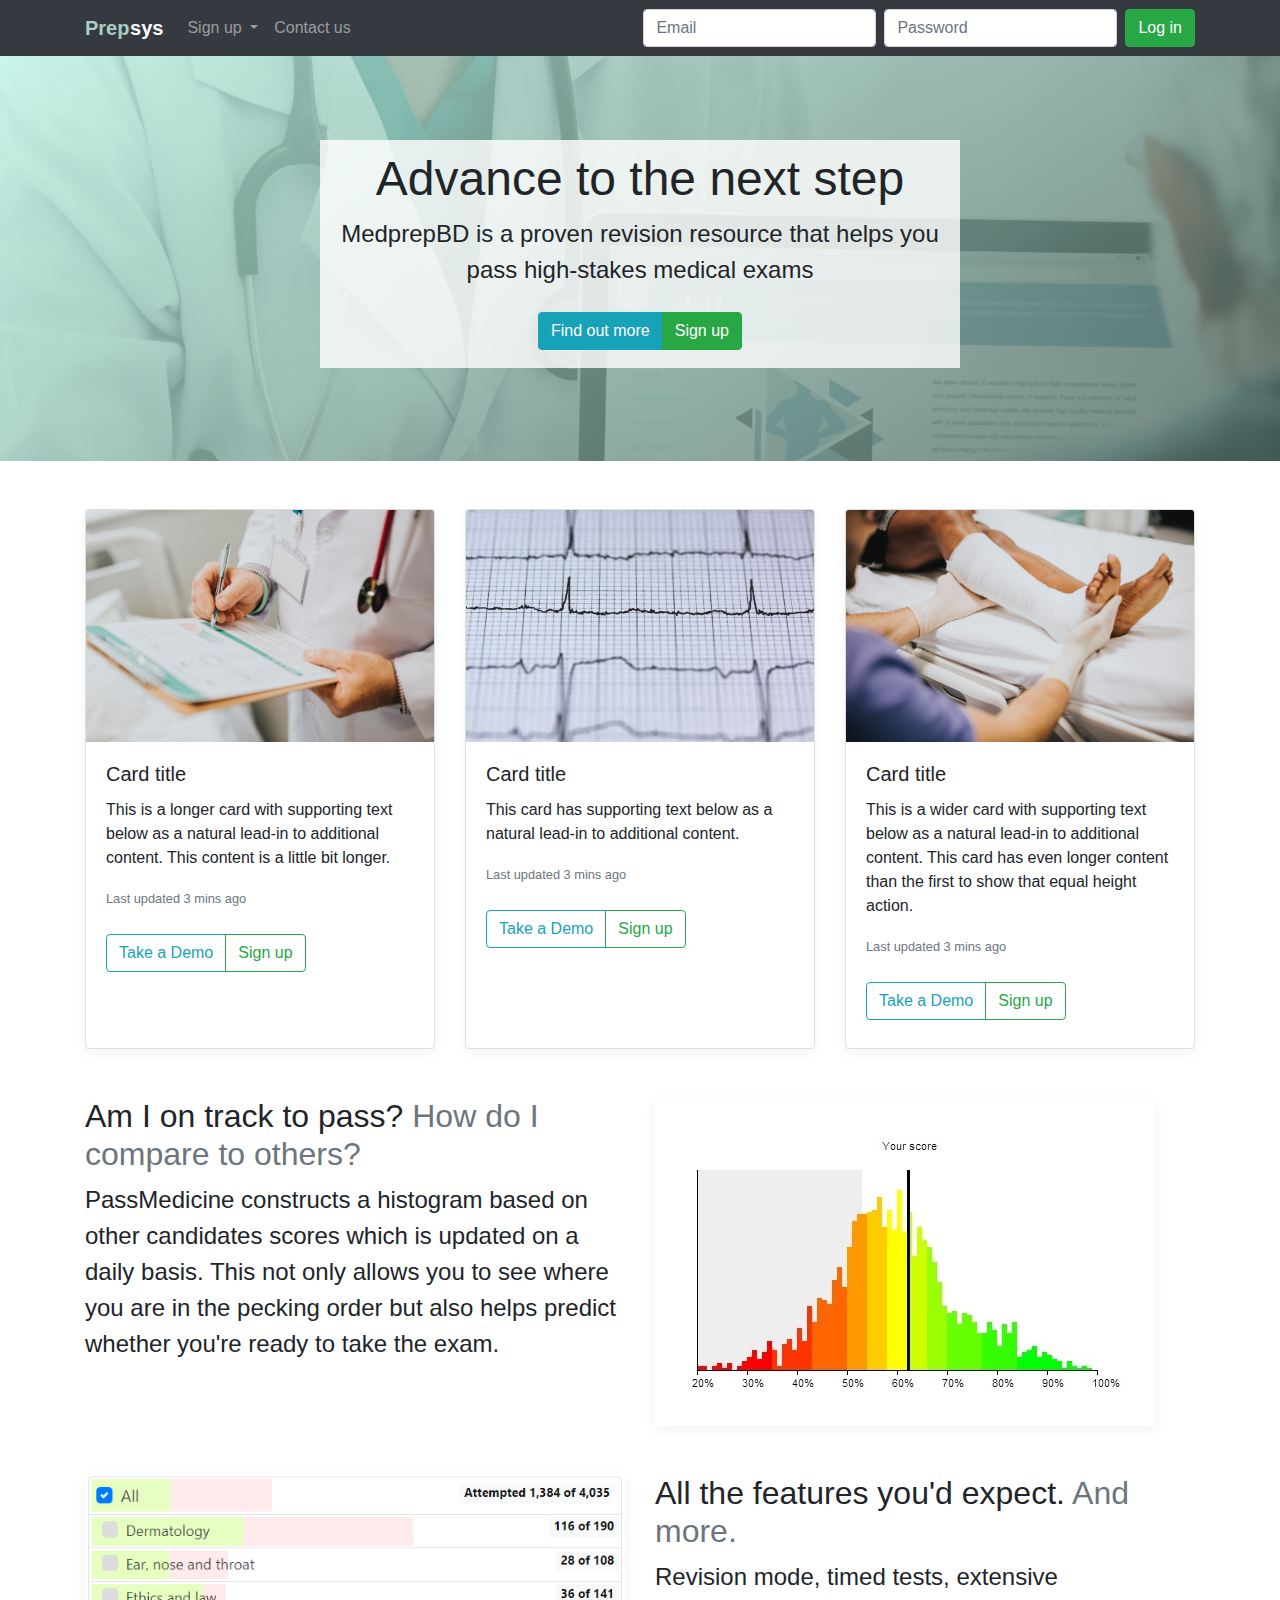
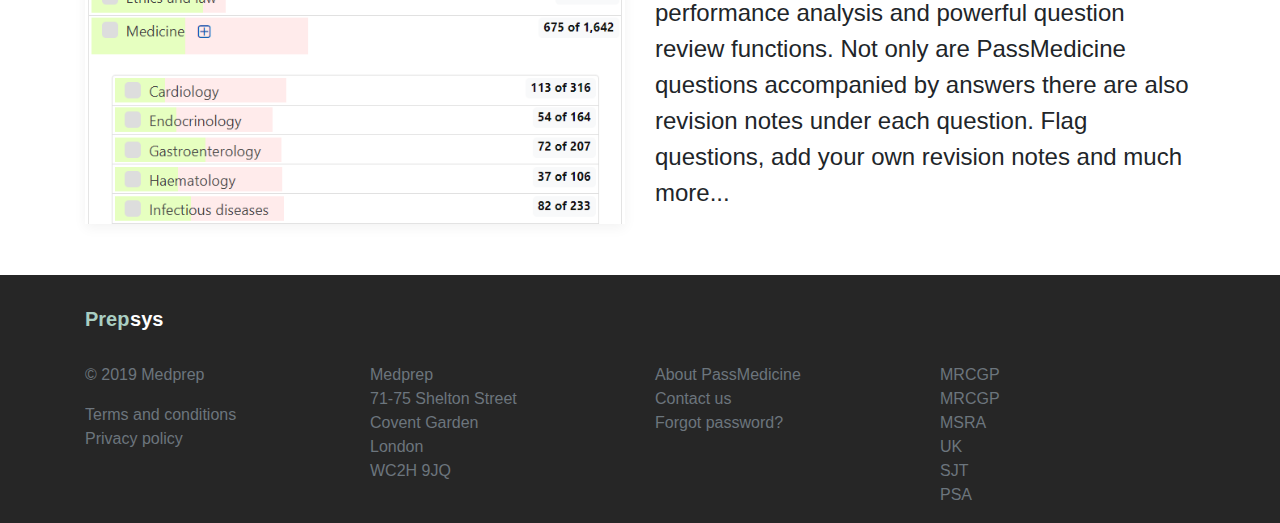
<file: index.html>
<!doctype html>
<html lang="en">
  <head>
    <!-- Required meta tags -->
    <meta charset="utf-8">
    <meta name="viewport" content="width=device-width, initial-scale=1, shrink-to-fit=no">

    <!-- Bootstrap CSS -->
    <link rel="stylesheet" href="https://stackpath.bootstrapcdn.com/bootstrap/4.3.1/css/bootstrap.min.css" integrity="sha384-ggOyR0iXCbMQv3Xipma34MD+dH/1fQ784/j6cY/iJTQUOhcWr7x9JvoRxT2MZw1T" crossorigin="anonymous">
    <link rel="stylesheet" href="css/style.css">
    <title>PrepsyspBD</title>
  </head>
  <body>
    <nav class="navbar navbar-expand-lg navbar-dark bg-dark">
        <div class="container">
            <a class="navbar-brand" href="#">
                <span class="navbar-brand_med">Prep</span>
                <span class="navbar-brand_prep">sys</span>
            </a>
            <button class="navbar-toggler" type="button" data-toggle="collapse" data-target="#navbarSupportedContent" aria-controls="navbarSupportedContent" aria-expanded="false" aria-label="Toggle navigation">
                <span class="navbar-toggler-icon"></span>
            </button>
            
            <div class="collapse navbar-collapse" id="navbarSupportedContent">
                <ul class="navbar-nav mr-auto">
                    <li class="nav-item dropdown">
                        <a class="nav-link dropdown-toggle" href="#" id="navbarDropdown" role="button" data-toggle="dropdown" aria-haspopup="true" aria-expanded="false">
                            Sign up
                        </a>
                        <div class="dropdown-menu" aria-labelledby="navbarDropdown">
                            <a class="dropdown-item" href="#">Action</a>
                            <a class="dropdown-item" href="#">Another action</a>
                            <div class="dropdown-divider"></div>
                            <a class="dropdown-item" href="#">Something else here</a>
                        </div>
                    </li>
                    <li class="nav-item">
                        <a class="nav-link" href="#">Contact us</a>
                    </li>
                </ul>
                <form class="form-inline my-2 my-lg-0">
                    <input class="form-control mr-sm-2" type="email" placeholder="Email" aria-label="Search">
                    <input class="form-control mr-sm-2 res_input" type="password" placeholder="Password" aria-label="Search">
                    <a href="src/dashboard.html" class="btn btn-success my-2 my-sm-0 login_button" type="submit">Log in</a>
                </form>
            </div>
        </div>
    </nav>

    <!--cover section-->
    <section class="section section_cover text-center">
        <div class="jumbotron jumbotron-fluid section_cover-wrapper">
            <div class="container section_cover-wrapper--textarea">
                <h1 class="jumbotron-heading">Advance to the next step</h1>
                <p class="lead">MedprepBD is a proven revision resource that helps you pass high-stakes medical exams</p>
                <div class="btn-group">
                    <button type="button" class="btn btn-info my-2">Find out more</button>
                    <button type="button" class="btn btn-success my-2">Sign up</button>
                </div>
            </div>
        </div>
    </section>

    <!--details section-->
    <section class="section section_details container my-5">
        <div class="card-deck">
            <div class="card box-shadow">
                <img src="img/card-1.jpg" class="card-img-top" alt="...">
                <div class="card-body">
                    <h5 class="card-title">Card title</h5>
                    <p class="card-text">This is a longer card with supporting text below as a natural lead-in to additional content. This content is a little bit longer.</p>
                    <p class="card-text"><small class="text-muted">Last updated 3 mins ago</small></p>
                    <div class="btn-group">
                        <button type="button" class="btn btn-outline-info my-2">Take a Demo</button>
                        <button type="button" class="btn btn-outline-success my-2">Sign up</button>
                    </div>
                </div>
            </div>
            <div class="card box-shadow">
                <img src="img/card-2.jpg" class="card-img-top" alt="...">
                <div class="card-body">
                    <h5 class="card-title">Card title</h5>
                    <p class="card-text">This card has supporting text below as a natural lead-in to additional content.</p>
                    <p class="card-text"><small class="text-muted">Last updated 3 mins ago</small></p>
                    <div class="btn-group">
                        <button type="button" class="btn btn-outline-info my-2">Take a Demo</button>
                        <button type="button" class="btn btn-outline-success my-2">Sign up</button>
                    </div>
                </div>
            </div>
            <div class="card box-shadow">
                <img src="img/card-3.jpg" class="card-img-top" alt="...">
                <div class="card-body">
                    <h5 class="card-title">Card title</h5>
                    <p class="card-text">This is a wider card with supporting text below as a natural lead-in to additional content. This card has even longer content than the first to show that equal height action.</p>
                    <p class="card-text"><small class="text-muted">Last updated 3 mins ago</small></p>
                    <div class="btn-group">
                        <button type="button" class="btn btn-outline-info my-2">Take a Demo</button>
                        <button type="button" class="btn btn-outline-success my-2">Sign up</button>
                    </div>
                </div>
            </div>
        </div>
    </section>

    <!--feature section-->
    <section class="section section_feature container mb-5">
        <div class="row">
            <div class="col-md-6">
                <h2 class="primary_heading">
                    Am I on track to pass? 
                    <span class="text-muted">How do I compare to others?</span>
                </h2>
                <p class="lead">PassMedicine constructs a histogram based on other candidates scores which is updated on a daily basis. This not only allows you to see where you are 
                    in the pecking order but also helps predict whether you're ready to take the exam.
                </p>
            </div>
            <div class="col-md-6 img-fluid">
                <img class="box-shadow feature_image" src="img/feature_cover.jpg" alt="">
            </div>
        </div>

        <div class="row my-5">
            <div class="col-md-6 img-fluid">
                <img class="box-shadow feature_image top" src="img/feature-2.png" style="height: 350px;" alt="">
            </div>
            <div class="col-md-6">
                <h2 class="primary_heading">
                    All the features you'd expect.
                    <span class="text-muted">And more.</span>
                </h2>
                <p class="lead">Revision mode, timed tests, extensive performance analysis and powerful question review functions. Not only are PassMedicine questions accompanied by answers there are also revision notes under each question. Flag questions, add your own revision notes and much more...
                </p>
            </div>
        </div>
    </section>

    <!--footer-->
    <section class="section section_footer">
        <div class="footer-wrapper" style="background-color: #262626;">
            <div class="container">
                    <div class="row">
                        <div class="col-md-12">
                            <br>
                            <a class="navbar-brand" href="#">
                                <span class="navbar-brand_med">Prep</span>
                                <span class="navbar-brand_prep">sys</span>
                            </a>
                        </div>
                    </div>
                    <div class="row">
                        <div class="col-md-3">
                        <br>
                        <p class="text-muted">© 2019 Medprep</p>
                            <a class="text-muted unstyled" target="_blank" href="#">Terms and conditions</a>
                            <br>
                            <a class="text-muted" target="_blank" href=#">Privacy policy</a>
                        </div>
                        <div class="col-md-3">
                            <br>
                            <ul class="list-unstyled text-small">
                                <li class="text-muted">Medprep</li>
                                <li class="text-muted">71-75 Shelton Street</li>
                                <li class="text-muted">Covent Garden</li>
                                <li class="text-muted">London</li>
                                <li class="text-muted">WC2H 9JQ</li>
                            </ul>
                        </div>
                        <div class="col-md-3">
                            <br>
                            <ul class="list-unstyled text-small">
                                <li><a class="text-muted" href="#">About PassMedicine</a></li>
                                <li><a class="text-muted" href="#">Contact us</a></li>
                                <li><a class="text-muted" href="#">Forgot password?</a></li>
                            </ul>
                        </div>
                        <div class="col-md-3">
                            <br>
                            <ul class="list-unstyled text-small">
                                <li><a class="text-muted" href="#">MRCGP</a></li>
                                <li><a class="text-muted" href="#">MRCGP</a></li>
                                <li><a class="text-muted" href="#">MSRA</a></li>
                                <li><a class="text-muted" href="#">UK</a></li>
                                <li><a class="text-muted" href="#">SJT</a></li>
                                <li><a class="text-muted" href="#">PSA</a></li>
                            </ul>
                        </div>
                    </div>
                </div>
            </div>
    </section>

    <!-- Optional JavaScript -->
    <!-- jQuery first, then Popper.js, then Bootstrap JS -->
    <script src="https://code.jquery.com/jquery-3.3.1.slim.min.js" integrity="sha384-q8i/X+965DzO0rT7abK41JStQIAqVgRVzpbzo5smXKp4YfRvH+8abtTE1Pi6jizo" crossorigin="anonymous"></script>
    <script src="https://cdnjs.cloudflare.com/ajax/libs/popper.js/1.14.7/umd/popper.min.js" integrity="sha384-UO2eT0CpHqdSJQ6hJty5KVphtPhzWj9WO1clHTMGa3JDZwrnQq4sF86dIHNDz0W1" crossorigin="anonymous"></script>
    <script src="https://stackpath.bootstrapcdn.com/bootstrap/4.3.1/js/bootstrap.min.js" integrity="sha384-JjSmVgyd0p3pXB1rRibZUAYoIIy6OrQ6VrjIEaFf/nJGzIxFDsf4x0xIM+B07jRM" crossorigin="anonymous"></script>
  </body>
</html>
</file>
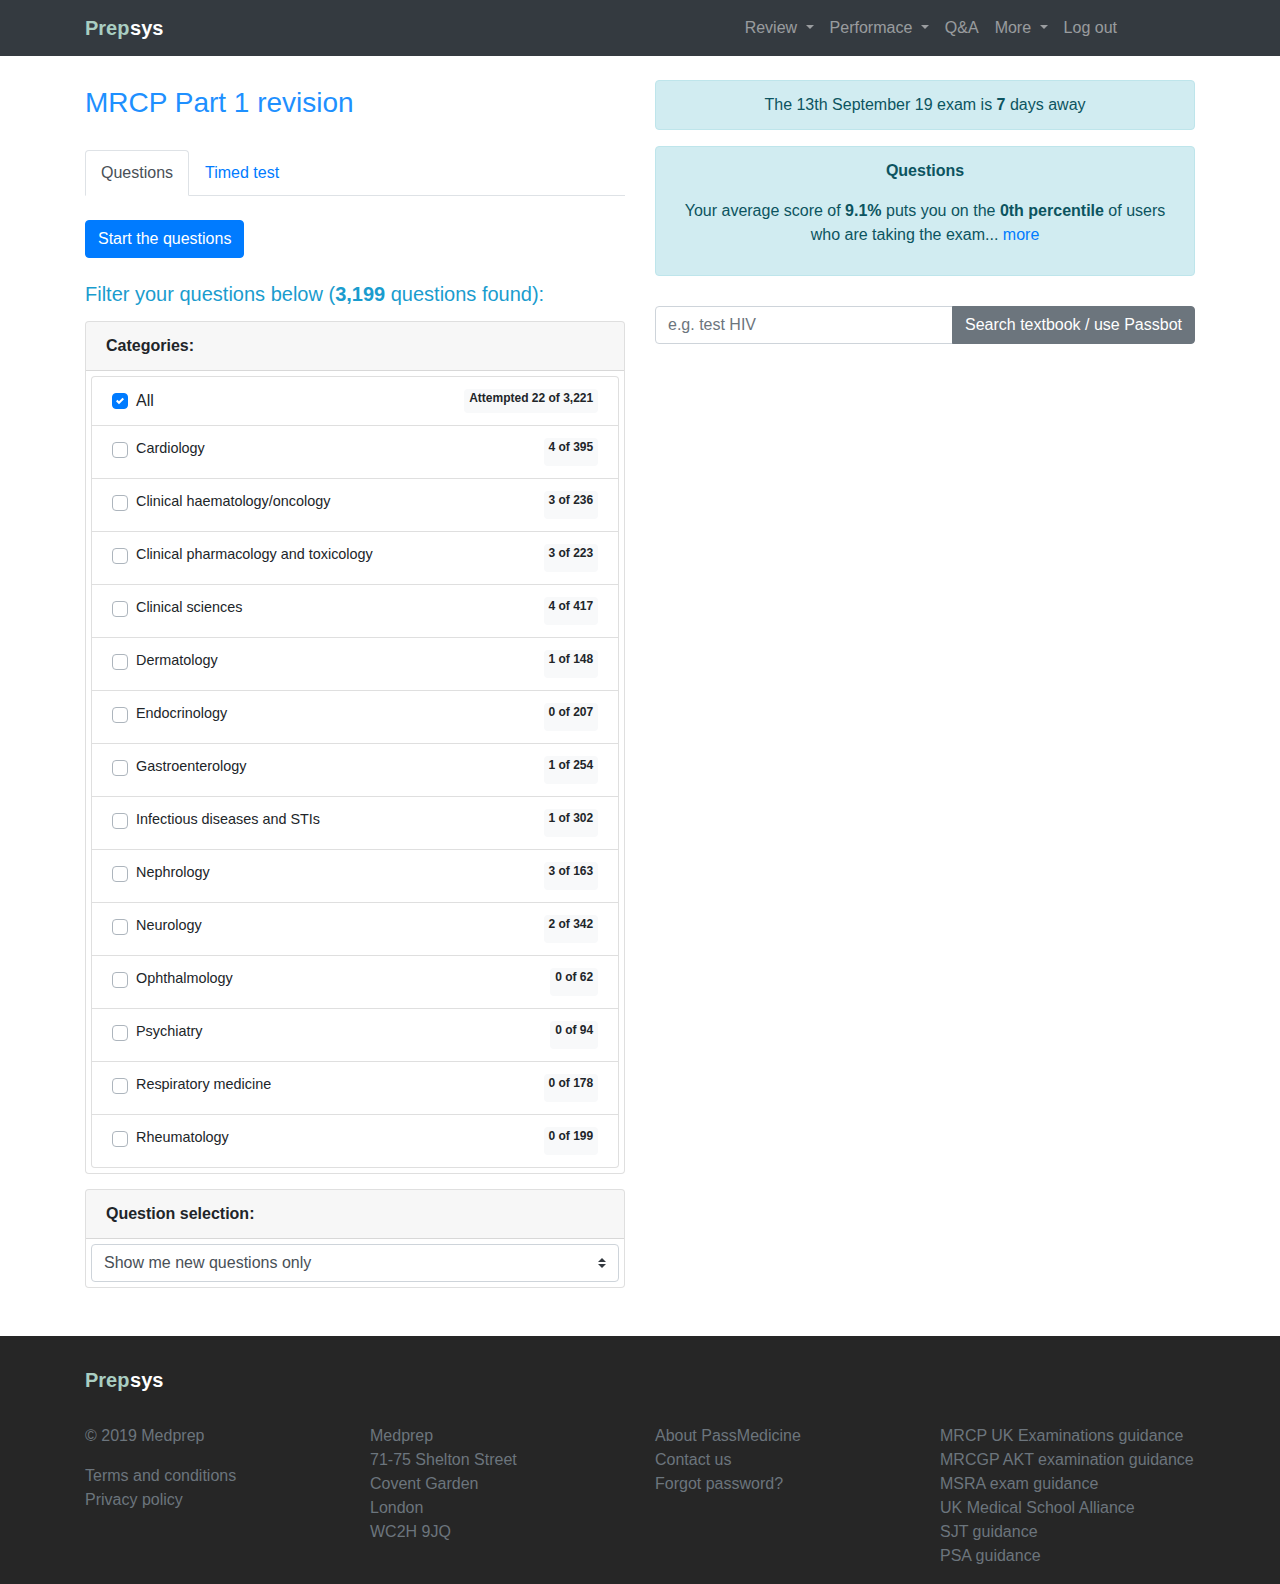
<file: src/dashboard.html>
<!doctype html>
<html lang="en">
  <head>
    <!-- Required meta tags -->
    <meta charset="utf-8">
    <meta name="viewport" content="width=device-width, initial-scale=1, shrink-to-fit=no">

    <!-- Bootstrap CSS -->
    <link rel="stylesheet" href="https://stackpath.bootstrapcdn.com/bootstrap/4.3.1/css/bootstrap.min.css" integrity="sha384-ggOyR0iXCbMQv3Xipma34MD+dH/1fQ784/j6cY/iJTQUOhcWr7x9JvoRxT2MZw1T" crossorigin="anonymous">
    <link rel="stylesheet" href="../css/style.css">
    <title>PrepsyspBD</title>
  </head>
  <body>
    <nav class="navbar navbar-expand-lg navbar-dark bg-dark">
        <div class="container">
            <a class="navbar-brand" href="../index.html">
                <span class="navbar-brand_med">Prep</span>
                <span class="navbar-brand_prep">sys</span>
            </a>
            <button class="navbar-toggler" type="button" data-toggle="collapse" data-target="#navbarSupportedContent" aria-controls="navbarSupportedContent" aria-expanded="false" aria-label="Toggle navigation">
                <span class="navbar-toggler-icon"></span>
            </button>
            
            <div class="collapse navbar-collapse" id="navbarSupportedContent">
                <ul class="navbar-nav ml-auto">
                    <li class="nav-item dropdown">
                        <a class="nav-link dropdown-toggle" href="#" id="navbarDropdown" role="button" data-toggle="dropdown" aria-haspopup="true" aria-expanded="false">
                            Review
                        </a>
                        <div class="dropdown-menu" aria-labelledby="navbarDropdown">
                            <a class="dropdown-item" href="#">Question</a>
                            <a class="dropdown-item" href="#">Key Concepts</a>
                            <a class="dropdown-item" href="#">Facts</a>
                            <a class="dropdown-item" href="#">Open The Text Book</a>
                        </div>
                    </li>
                    <li class="nav-item dropdown">
                        <a class="nav-link dropdown-toggle" href="#" id="navbarDropdown" role="button" data-toggle="dropdown" aria-haspopup="true" aria-expanded="false">
                            Performace
                        </a>
                        <div class="dropdown-menu" aria-labelledby="navbarDropdown">
                            <h6 class="dropdown-header">Question</h6>
                            <div class="dropdown-divider"></div>
                            <a class="dropdown-item" href="performance/ques_sum.html">Summery</a>
                            <a class="dropdown-item" href="#">By Category</a>
                            <a class="dropdown-item" href="#">Overtime</a>
                            <div class="dropdown-divider"></div>
                            <h6 class="dropdown-header">Facts</h6>
                            <div class="dropdown-divider"></div>
                            <a class="dropdown-item" href="#">Summery</a>
                            <a class="dropdown-item" href="#">By Category</a>
                        </div>
                    </li>
                    <li class="nav-item">
                        <a class="nav-link" href="#">Q&A</a>
                    </li>
                    <li class="nav-item dropdown">
                        <a class="nav-link dropdown-toggle" href="#" id="navbarDropdown" role="button" data-toggle="dropdown" aria-haspopup="true" aria-expanded="false">
                            More
                        </a>
                        <div class="dropdown-menu" aria-labelledby="navbarDropdown">
                            <a class="dropdown-item" href="#">Settings</a>
                            <a class="dropdown-item" href="#">FAQs</a>
                            <a class="dropdown-item" href="#">Contact us</a>
                            <div class="dropdown-divider"></div>
                            <a class="dropdown-item" href="#">
                                My Account
                                <br>
                                <span class="text-muted">rafidahsan698@gmail.com</span>
                            </a>
                        </div>
                    </li>
                    <li class="nav-item" style="margin-right: 70px;">
                        <a class="nav-link" href="../index.html">Log out</a>
                    </li>
                </ul>
            </div>
        </div>
    </nav>


    <!--dashboard details section-->
    <section class="section dashboard_detlais_section container mb-5">
        <div class="row">
            <div class="col-md-6">
                <h3 class="dash_primary_text">MRCP Part 1 revision</h3>
                <ul class="nav nav-tabs" role="tablist">
                    <li class=" nav-item ">
                        <a href="#questions" class="nav-link active" data-toggle="tab">Questions</a>
                    </li>
                    <li class=" nav-item ">
                        <a href="#timedtests" class="nav-link " data-toggle="tab">Timed
                            <span class="hide-if-mobile"> test</span>
                        </a>
                    </li>			 
                </ul>
                <div class="tab-content">
                    <div class="tab-pane fade show active" role="tabpanel" id="questions">
                        <form name="selecttest" id="selecttest" class="form-horizontal" role="form" method="POST" action="/menu/menu.php">
                            <br>
                            <button type="SUBMIT" id="revision" class="btn btn-primary" name="revision">Start the questions <i class="fa fa-chevron-right"></i></button>
                            <br><br>
                            <h5 style="color: #1A9CCE;">Filter your questions <span class="hide-if-mobile">below</span><span id="questions_matching_criteria"> (<b>3,199
                            </b> questions found):</span></h5>
                            <div class="card" style="margin-top:15px;">
                                <div class="card-header">
                                    <b>Categories:</b>
                                </div>
                                <div class="card-body" style="padding:5px;">
                                    <ul id="Q-category-selector" class="list-group category-selector"><li class="list-group-item list-item-all"><div class="d-flex w-100 justify-content-between colour-bar" style="background-size:0.0620925178516% , 0.683017696368%"><div class="custom-control custom-checkbox"> <input type="checkbox" id="Q-category-all" class="custom-control-input" data-category="All" data-subcategory="0" checked=""><label class="custom-control-label" for="Q-category-all">All</label></div><span class="badge badge-light">Attempted 22 of 3,221</span></div></li><li id="list-item-category-1" class="list-group-item list-item-category"><div class="d-flex w-100 justify-content-between colour-bar" style="background-size:0% , 1.01265822785%"><div class="custom-control custom-checkbox mb-1 "> <input type="checkbox" id="Q-category-1" class="custom-control-input Q-category" data-category="1" data-subcategory="0"><label class="custom-control-label" for="Q-category-1" style="font-size:90%">Cardiology</label></div><span class="badge badge-light">4 of 395</span></div></li><li id="list-item-category-2" class="list-group-item list-item-category"><div class="d-flex w-100 justify-content-between colour-bar" style="background-size:0% , 1.27118644068%"><div class="custom-control custom-checkbox mb-1 "> <input type="checkbox" id="Q-category-2" class="custom-control-input Q-category" data-category="2" data-subcategory="0"><label class="custom-control-label" for="Q-category-2" style="font-size:90%">Clinical haematology/oncology</label></div><span class="badge badge-light">3 of 236</span></div></li><li id="list-item-category-3" class="list-group-item list-item-category"><div class="d-flex w-100 justify-content-between colour-bar" style="background-size:0% , 1.34529147982%"><div class="custom-control custom-checkbox mb-1 "> <input type="checkbox" id="Q-category-3" class="custom-control-input Q-category" data-category="3" data-subcategory="0"><label class="custom-control-label" for="Q-category-3" style="font-size:90%">Clinical pharmacology and toxicology</label></div><span class="badge badge-light">3 of 223</span></div></li><li id="list-item-category-4" class="list-group-item list-item-category"><div class="d-flex w-100 justify-content-between colour-bar" style="background-size:0% , 0.959232613909%"><div class="custom-control custom-checkbox mb-1 "> <input type="checkbox" id="Q-category-4" class="custom-control-input Q-category" data-category="4" data-subcategory="0"><label class="custom-control-label" for="Q-category-4" style="font-size:90%">Clinical sciences</label></div><span class="badge badge-light">4 of 417</span></div></li><li id="list-item-category-5" class="list-group-item list-item-category"><div class="d-flex w-100 justify-content-between colour-bar" style="background-size:0.675675675676% , 0.675675675676%"><div class="custom-control custom-checkbox mb-1 "> <input type="checkbox" id="Q-category-5" class="custom-control-input Q-category" data-category="5" data-subcategory="0"><label class="custom-control-label" for="Q-category-5" style="font-size:90%">Dermatology</label></div><span class="badge badge-light">1 of 148</span></div></li><li id="list-item-category-6" class="list-group-item list-item-category"><div class="d-flex w-100 justify-content-between colour-bar" style="background-size:0% , 0%"><div class="custom-control custom-checkbox mb-1 "> <input type="checkbox" id="Q-category-6" class="custom-control-input Q-category" data-category="6" data-subcategory="0"><label class="custom-control-label" for="Q-category-6" style="font-size:90%">Endocrinology</label></div><span class="badge badge-light">0 of 207</span></div></li><li id="list-item-category-7" class="list-group-item list-item-category"><div class="d-flex w-100 justify-content-between colour-bar" style="background-size:0% , 0.393700787402%"><div class="custom-control custom-checkbox mb-1 "> <input type="checkbox" id="Q-category-7" class="custom-control-input Q-category" data-category="7" data-subcategory="0"><label class="custom-control-label" for="Q-category-7" style="font-size:90%">Gastroenterology</label></div><span class="badge badge-light">1 of 254</span></div></li><li id="list-item-category-8" class="list-group-item list-item-category"><div class="d-flex w-100 justify-content-between colour-bar" style="background-size:0% , 0.331125827815%"><div class="custom-control custom-checkbox mb-1 "> <input type="checkbox" id="Q-category-8" class="custom-control-input Q-category" data-category="8" data-subcategory="0"><label class="custom-control-label" for="Q-category-8" style="font-size:90%">Infectious diseases and STIs</label></div><span class="badge badge-light">1 of 302</span></div></li><li id="list-item-category-9" class="list-group-item list-item-category"><div class="d-flex w-100 justify-content-between colour-bar" style="background-size:0% , 1.84049079755%"><div class="custom-control custom-checkbox mb-1 "> <input type="checkbox" id="Q-category-9" class="custom-control-input Q-category" data-category="9" data-subcategory="0"><label class="custom-control-label" for="Q-category-9" style="font-size:90%">Nephrology</label></div><span class="badge badge-light">3 of 163</span></div></li><li id="list-item-category-10" class="list-group-item list-item-category"><div class="d-flex w-100 justify-content-between colour-bar" style="background-size:0.292397660819% , 0.584795321637%"><div class="custom-control custom-checkbox mb-1 "> <input type="checkbox" id="Q-category-10" class="custom-control-input Q-category" data-category="10" data-subcategory="0"><label class="custom-control-label" for="Q-category-10" style="font-size:90%">Neurology</label></div><span class="badge badge-light">2 of 342</span></div></li><li id="list-item-category-11" class="list-group-item list-item-category"><div class="d-flex w-100 justify-content-between colour-bar" style="background-size:0% , 0%"><div class="custom-control custom-checkbox mb-1 "> <input type="checkbox" id="Q-category-11" class="custom-control-input Q-category" data-category="11" data-subcategory="0"><label class="custom-control-label" for="Q-category-11" style="font-size:90%">Ophthalmology</label></div><span class="badge badge-light">0 of 62</span></div></li><li id="list-item-category-12" class="list-group-item list-item-category"><div class="d-flex w-100 justify-content-between colour-bar" style="background-size:0% , 0%"><div class="custom-control custom-checkbox mb-1 "> <input type="checkbox" id="Q-category-12" class="custom-control-input Q-category" data-category="12" data-subcategory="0"><label class="custom-control-label" for="Q-category-12" style="font-size:90%">Psychiatry</label></div><span class="badge badge-light">0 of 94</span></div></li><li id="list-item-category-13" class="list-group-item list-item-category"><div class="d-flex w-100 justify-content-between colour-bar" style="background-size:0% , 0%"><div class="custom-control custom-checkbox mb-1 "> <input type="checkbox" id="Q-category-13" class="custom-control-input Q-category" data-category="13" data-subcategory="0"><label class="custom-control-label" for="Q-category-13" style="font-size:90%">Respiratory medicine</label></div><span class="badge badge-light">0 of 178</span></div></li><li id="list-item-category-14" class="list-group-item list-item-category"><div class="d-flex w-100 justify-content-between colour-bar" style="background-size:0% , 0%"><div class="custom-control custom-checkbox mb-1 "> <input type="checkbox" id="Q-category-14" class="custom-control-input Q-category" data-category="14" data-subcategory="0"><label class="custom-control-label" for="Q-category-14" style="font-size:90%">Rheumatology</label></div><span class="badge badge-light">0 of 199</span></div></li></ul><input type="hidden" id="Q-categories" name="Q-categories">
                                </div>
                            </div>
                            <div class="card" style="margin-top:15px;">
                                <div class="card-header">
                                    <b>Question selection:</b>
                                </div>
                                <div class="card-body" style="padding:5px;">
                                    <select class="custom-select" id="test_type" name="test_type">
                                        <option value="NEW" selected="selected">Show me new questions only</option>
                                        <option value="INCORRECT">Repeat questions marked incorrect</option>
                                    <option value="INCORRECT">All Question</option>
                                    </select>
                                </div>
                            </div>
                        </form>
                    </div>
                    <div class="tab-pane  fade" role="tabpanel" id="timedtests">
                        <br>
                        <h5 style="color: #1A9CCE;">New timed test</h5>
                        <br>
                        <h5>The duration of the test will automatically default to the equivalent amount of time given in the real exam</h5>
                        <form role="form" class="form-horizontal" method="POST" action="menu.php">
                            <div class="card" style="margin-top:15px;">
                                <div class="card-header">
                                    <b>Number of questions:</b>
                                </div>
                                <div class="card-body" style="padding:5px;">  
                                    <select class="form-control" name="test_num_questions" id="test_num_questions">
                                        <option value="10" selected="">10 questions</option>
                                        <option value="20">20 questions</option>
                                        <option value="30">30 questions</option>
                                        <option value="40">40 questions</option>
                                        <option value="50">50 questions</option>
                                        <option value="60">60 questions</option>
                                        <option value="70">70 questions</option>
                                        <option value="80">80 questions</option>
                                        <option value="90">90 questions</option>
                                        <option value="100">100 questions</option>
                                        <option value="125">125 questions</option>
                                        <option value="150">150 questions</option>
                                        <option value="180">180 questions</option>
                                        <option value="200">200 questions</option>
                                    </select>
                                </div>
                            </div>
                            <div class="card" style="margin-top:15px;">
                                <div class="card-header">
                                    <b>Length of test (minutes):</b>
                                </div>
                                <div class="card-body" style="padding:5px;">
                                    <input class="form-control" type="text" id="test_num_minutes" name="test_num_minutes" size="3" value="18"> 
                                </div>
                            </div>
                            <br>
                            <button type="submit" class="btn btn-primary" name="timed_test">Start the timed test <i class="fa fa-chevron-right"></i></button>
                        </form>
                        <br>
                        <br>
                        <h5 style="color: #1A9CCE;">Previous timed test</h5>
                        <br>
                        <br>
                        <table id="testtable" class="table table-hover table-striped">
                            <thead>
                                <tr>
                                    <td>Date</td>
                                    <td>Details</td>
                                    <td></td>
                                </tr>
                            </thead>
                            <tbody>
                                <tr>
                                    <td>6th September 19</td>
                                    <td>
                                        <b>User generated test</b>
                                        <br>10 questions over 18 mins
                                    </td>
                                    <td>Completed - 0%</td>
                                    <td>
                                        <a href="#">Review</a>
                                    </td>
                                </tr>
                            </tbody>
                        </table>	
                    </div>				                
                </div>
            </div>
            <div class="col-md-6">
                <br>
                <div id="datediv" class="alert alert-info text-center">
                    The 13th September 19 exam is <b>7</b> days away
                </div>			
                <div class="alert alert-info text-center">
                    <p><b>Questions</b></p>
                    <p>Your average score of <b>9.1%</b> puts you on the <b>0th percentile</b> of users who are taking the exam...
                        <a href="#">more</a>
                    </p>
                </div>
                <div class="input-group mb-3" style="margin-top:30px;margin-bottom:20px">
                    <input type="text" class="form-control" name="searchtextplus" placeholder="e.g. test HIV" id="searchtextplus" value="">
                    <div class="input-group-append">
                        <button id="gosearchplus" class="btn btn-secondary" type="button">Search textbook / use Passbot</button>
                    </div>
                </div>
                <div class="collapse">
                    <div class="well">
                        The <b>Passbot</b> is a new feature which we are currently trialling. Examples uses include:<br><br>
                        You want to open the textbook and <b>search for <i>Chlamydia</i></b>:
                        <ul>
                            <li>Simply type "<b>chlamydia</b>" as before, the textbook will open</li>
                        </ul>
                        <br>
                        You want to be <b>tested on HIV</b>:
                        <ul>
                            <li>Type "<b>test hiv</b>", the Passbot will be activated and a box will open allowing you to practice questions to do with HIV</li>
                        </ul>
                        <br>
                        You've got an <b>anatomy exam</b> coming up:
                        <ul>
                            <li>You could use the tree menu and individually select each anatomy box under the various organ systems
                            </li><li>Alternatively, type "<b>test anatomy</b>", the Passbot will be activated and a box will open allowing you to practice all our anatomy questions</li>
                        </ul>
                        <br>
                    </div>
                </div>
            </div>
        </div>
    </section>

        

    <!--footer-->
    <section class="section section_footer">
        <div class="footer-wrapper" style="background-color: #262626;">
            <div class="container">
                    <div class="row">
                        <div class="col-md-12">
                            <br>
                            <a class="navbar-brand" href="#">
                                <span class="navbar-brand_med">Prep</span>
                                <span class="navbar-brand_prep">sys</span>
                            </a>
                        </div>
                    </div>
                    <div class="row">
                        <div class="col-md-3">
                        <br>
                        <p class="text-muted">© 2019 Medprep</p>
                            <a class="text-muted unstyled" target="_blank" href="#">Terms and conditions</a>
                            <br>
                            <a class="text-muted" target="_blank" href=#">Privacy policy</a>
                        </div>
                        <div class="col-md-3">
                            <br>
                            <ul class="list-unstyled text-small">
                                <li class="text-muted">Medprep</li>
                                <li class="text-muted">71-75 Shelton Street</li>
                                <li class="text-muted">Covent Garden</li>
                                <li class="text-muted">London</li>
                                <li class="text-muted">WC2H 9JQ</li>
                            </ul>
                        </div>
                        <div class="col-md-3">
                            <br>
                            <ul class="list-unstyled text-small">
                                <li><a class="text-muted" href="#">About PassMedicine</a></li>
                                <li><a class="text-muted" href="#">Contact us</a></li>
                                <li><a class="text-muted" href="#">Forgot password?</a></li>
                            </ul>
                        </div>
                        <div class="col-md-3">
                            <br>
                            <ul class="list-unstyled text-small">
                                <li><a class="text-muted" href="#">MRCP UK Examinations guidance</a></li>
                                <li><a class="text-muted" href="#">MRCGP AKT examination guidance</a></li>
                                <li><a class="text-muted" href="#">MSRA exam guidance</a></li>
                                <li><a class="text-muted" href="#">UK Medical School Alliance</a></li>
                                <li><a class="text-muted" href="#">SJT guidance</a></li>
                                <li><a class="text-muted" href="#">PSA guidance</a></li>
                            </ul>
                        </div>
                    </div>
                </div>
            </div>
    </section>

    <!-- Optional JavaScript -->
    <!-- jQuery first, then Popper.js, then Bootstrap JS -->
    <script src="https://code.jquery.com/jquery-3.3.1.slim.min.js" integrity="sha384-q8i/X+965DzO0rT7abK41JStQIAqVgRVzpbzo5smXKp4YfRvH+8abtTE1Pi6jizo" crossorigin="anonymous"></script>
    <script src="https://cdnjs.cloudflare.com/ajax/libs/popper.js/1.14.7/umd/popper.min.js" integrity="sha384-UO2eT0CpHqdSJQ6hJty5KVphtPhzWj9WO1clHTMGa3JDZwrnQq4sF86dIHNDz0W1" crossorigin="anonymous"></script>
    <script src="https://stackpath.bootstrapcdn.com/bootstrap/4.3.1/js/bootstrap.min.js" integrity="sha384-JjSmVgyd0p3pXB1rRibZUAYoIIy6OrQ6VrjIEaFf/nJGzIxFDsf4x0xIM+B07jRM" crossorigin="anonymous"></script>
  </body>
</html>
</file>
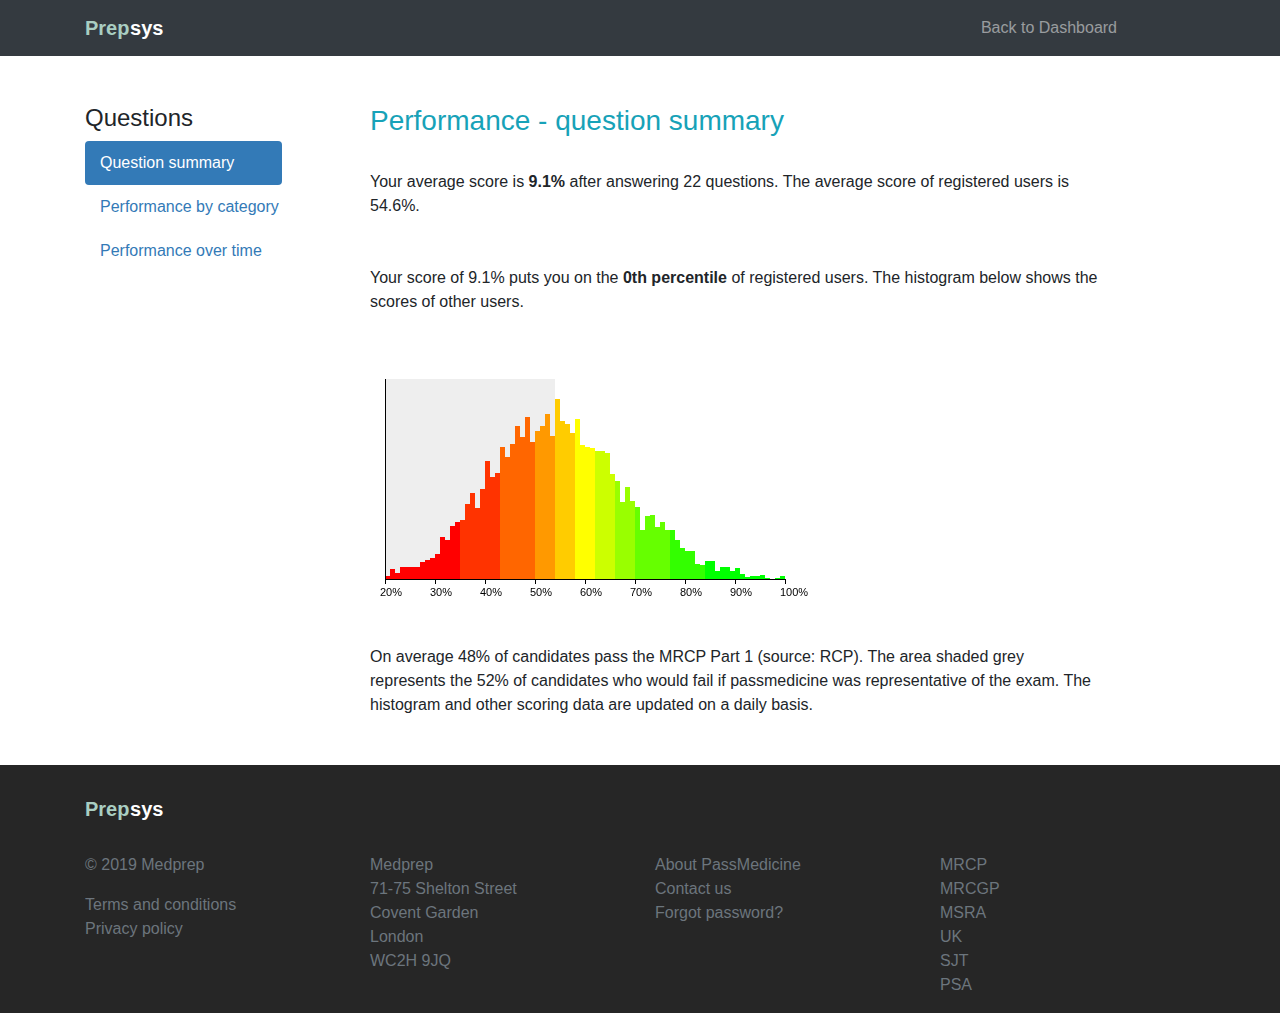
<file: src/performance/ques_sum.html>
<!doctype html>
<html lang="en">
  <head>
    <!-- Required meta tags -->
    <meta charset="utf-8">
    <meta name="viewport" content="width=device-width, initial-scale=1, shrink-to-fit=no">

    <!-- Bootstrap CSS -->
    <link rel="stylesheet" href="https://stackpath.bootstrapcdn.com/bootstrap/4.3.1/css/bootstrap.min.css" integrity="sha384-ggOyR0iXCbMQv3Xipma34MD+dH/1fQ784/j6cY/iJTQUOhcWr7x9JvoRxT2MZw1T" crossorigin="anonymous">
    <link rel="stylesheet" href="../../css/style.css">
    <title>PrepsyspBD</title>
  </head>
  <body>
    <nav class="navbar navbar-expand-lg navbar-dark bg-dark">
        <div class="container">
            <a class="navbar-brand" href="../index.html">
                <span class="navbar-brand_med">Prep</span>
                <span class="navbar-brand_prep">sys</span>
            </a>
            <button class="navbar-toggler" type="button" data-toggle="collapse" data-target="#navbarSupportedContent" aria-controls="navbarSupportedContent" aria-expanded="false" aria-label="Toggle navigation">
                <span class="navbar-toggler-icon"></span>
            </button>
            
            <div class="collapse navbar-collapse" id="navbarSupportedContent">
                <ul class="navbar-nav ml-auto">
                    <li class="nav-item" style="margin-right: 70px;">
                        <a class="nav-link" href="../dashboard.html">Back to Dashboard</a>
                    </li>
                </ul>
            </div>
        </div>
    </nav>


    <!--ques_sum details section-->
    <section class="section section_ques_sum_details container my-5">
        <div class="row">
            <div class="col-md-3">
                <h4 class="nav-header">Questions</h4>
                <ul class="nav nav-pills  nav-stacked">
                    <li class="active">
                        <a class="ques_sum_a" href="#">Question summary</a>
                    </li>
                    <li>
                        <a class="ques_sum_a"  href="by_cat.html">Performance by category</a>
                    </li>
                    <li>
                        <a class="ques_sum_a"  href="#">Performance over time</a>
                    </li>	                
                </ul>   
            </div>
            <div id="questionsummary" class="col-md-8">
                <h3 class="text-info">Performance - question summary</h3>
                <br>			 
                Your average score is <b>9.1%</b> after answering 22 questions. The average score of registered users is 54.6%. <br><br><br>Your score of 9.1% puts you on the <b>0th percentile</b> of registered users. The histogram below shows the scores of other users.<br>		
                <div class="contaienr">
                    <canvas id="myCanvas" height="300" width="600"></canvas>
                </div>
                
               <script>
                   var c=document.getElementById('myCanvas');
                   var ctx=c.getContext('2d');
                            ctx.fillStyle='#EEEEEE';
                            ctx.fillRect(15, 65, 170, 200);
                            
                            ctx.fillStyle='#ff0000';
                            ctx.fillRect(15, 262, 5, 3);
                            
                            
                            
                            ctx.fillStyle='#ff0000';
                            ctx.fillRect(20, 255, 5, 10);
                            
                            
                            
                            ctx.fillStyle='#ff0000';
                            ctx.fillRect(25, 259, 5, 6);
                            
                            
                            
                            ctx.fillStyle='#ff0000';
                            ctx.fillRect(30, 253, 5, 12);
                            
                            
                            
                            ctx.fillStyle='#ff0000';
                            ctx.fillRect(35, 253, 5, 12);
                            
                            
                            
                            ctx.fillStyle='#ff0000';
                            ctx.fillRect(40, 253, 5, 12);
                            
                            
                            
                            ctx.fillStyle='#ff0000';
                            ctx.fillRect(45, 253, 5, 12);
                            
                            
                            
                            ctx.fillStyle='#ff0000';
                            ctx.fillRect(50, 248, 5, 17);
                            
                            
                            
                            ctx.fillStyle='#ff0000';
                            ctx.fillRect(55, 246, 5, 19);
                            
                            
                            
                            ctx.fillStyle='#ff0000';
                            ctx.fillRect(60, 244, 5, 21);
                            
                            
                            
                            ctx.fillStyle='#ff0000';
                            ctx.fillRect(65, 240, 5, 25);
                            
                            
                            
                            ctx.fillStyle='#ff0000';
                            ctx.fillRect(70, 223, 5, 42);
                            
                            
                            
                            ctx.fillStyle='#ff0000';
                            ctx.fillRect(75, 226, 5, 39);
                            
                            
                            
                            ctx.fillStyle='#ff0000';
                            ctx.fillRect(80, 212, 5, 53);
                            
                            
                            
                            ctx.fillStyle='#ff0000';
                            ctx.fillRect(85, 208, 5, 57);
                            
                            
                            
                            ctx.fillStyle='#ff3300';
                            ctx.fillRect(90, 206, 5, 59);
                            
                            
                            
                            ctx.fillStyle='#ff3300';
                            ctx.fillRect(95, 190, 5, 75);
                            
                            
                            
                            ctx.fillStyle='#ff3300';
                            ctx.fillRect(100, 179, 5, 86);
                            
                            
                            
                            ctx.fillStyle='#ff3300';
                            ctx.fillRect(105, 194, 5, 71);
                            
                            
                            
                            ctx.fillStyle='#ff3300';
                            ctx.fillRect(110, 175, 5, 90);
                            
                            
                            
                            ctx.fillStyle='#ff3300';
                            ctx.fillRect(115, 147, 5, 118);
                            
                            
                            
                            ctx.fillStyle='#ff3300';
                            ctx.fillRect(120, 163, 5, 102);
                            
                            
                            
                            ctx.fillStyle='#ff3300';
                            ctx.fillRect(125, 159, 5, 106);
                            
                            
                            
                            ctx.fillStyle='#ff6600';
                            ctx.fillRect(130, 133, 5, 132);
                            
                            
                            
                            ctx.fillStyle='#ff6600';
                            ctx.fillRect(135, 143, 5, 122);
                            
                            
                            
                            ctx.fillStyle='#ff6600';
                            ctx.fillRect(140, 130, 5, 135);
                            
                            
                            
                            ctx.fillStyle='#ff6600';
                            ctx.fillRect(145, 112, 5, 153);
                            
                            
                            
                            ctx.fillStyle='#ff6600';
                            ctx.fillRect(150, 123, 5, 142);
                            
                            
                            
                            ctx.fillStyle='#ff6600';
                            ctx.fillRect(155, 103, 5, 162);
                            
                            
                            
                            ctx.fillStyle='#ff6600';
                            ctx.fillRect(160, 128, 5, 137);
                            
                            
                            
                            ctx.fillStyle='#ff9900';
                            ctx.fillRect(165, 117, 5, 148);
                            
                            
                            
                            ctx.fillStyle='#ff9900';
                            ctx.fillRect(170, 112, 5, 153);
                            
                            
                            
                            ctx.fillStyle='#ff9900';
                            ctx.fillRect(175, 100, 5, 165);
                            
                            
                            
                            ctx.fillStyle='#ff9900';
                            ctx.fillRect(180, 122, 5, 143);
                            
                            
                            
                            ctx.fillStyle='#ffcc00';
                            ctx.fillRect(185, 85, 5, 180);
                            
                            
                            
                            ctx.fillStyle='#ffcc00';
                            ctx.fillRect(190, 107, 5, 158);
                            
                            
                            
                            ctx.fillStyle='#ffcc00';
                            ctx.fillRect(195, 110, 5, 155);
                            
                            
                            
                            ctx.fillStyle='#ffcc00';
                            ctx.fillRect(200, 119, 5, 146);
                            
                            
                            
                            ctx.fillStyle='#ffff00';
                            ctx.fillRect(205, 105, 5, 160);
                            
                            
                            
                            ctx.fillStyle='#ffff00';
                            ctx.fillRect(210, 131, 5, 134);
                            
                            
                            
                            ctx.fillStyle='#ffff00';
                            ctx.fillRect(215, 133, 5, 132);
                            
                            
                            
                            ctx.fillStyle='#ffff00';
                            ctx.fillRect(220, 134, 5, 131);
                            
                            
                            
                            ctx.fillStyle='#ccff00';
                            ctx.fillRect(225, 137, 5, 128);
                            
                            
                            
                            ctx.fillStyle='#ccff00';
                            ctx.fillRect(230, 137, 5, 128);
                            
                            
                            
                            ctx.fillStyle='#ccff00';
                            ctx.fillRect(235, 139, 5, 126);
                            
                            
                            
                            ctx.fillStyle='#ccff00';
                            ctx.fillRect(240, 160, 5, 105);
                            
                            
                            
                            ctx.fillStyle='#99ff00';
                            ctx.fillRect(245, 167, 5, 98);
                            
                            
                            
                            ctx.fillStyle='#99ff00';
                            ctx.fillRect(250, 188, 5, 77);
                            
                            
                            
                            ctx.fillStyle='#99ff00';
                            ctx.fillRect(255, 173, 5, 92);
                            
                            
                            
                            ctx.fillStyle='#99ff00';
                            ctx.fillRect(260, 187, 5, 78);
                            
                            
                            
                            ctx.fillStyle='#66ff00';
                            ctx.fillRect(265, 193, 5, 72);
                            
                            
                            
                            ctx.fillStyle='#66ff00';
                            ctx.fillRect(270, 216, 5, 49);
                            
                            
                            
                            ctx.fillStyle='#66ff00';
                            ctx.fillRect(275, 202, 5, 63);
                            
                            
                            
                            ctx.fillStyle='#66ff00';
                            ctx.fillRect(280, 201, 5, 64);
                            
                            
                            
                            ctx.fillStyle='#66ff00';
                            ctx.fillRect(285, 213, 5, 52);
                            
                            
                            
                            ctx.fillStyle='#66ff00';
                            ctx.fillRect(290, 208, 5, 57);
                            
                            
                            
                            ctx.fillStyle='#66ff00';
                            ctx.fillRect(295, 216, 5, 49);
                            
                            
                            
                            ctx.fillStyle='#33ff00';
                            ctx.fillRect(300, 216, 5, 49);
                            
                            
                            
                            ctx.fillStyle='#33ff00';
                            ctx.fillRect(305, 226, 5, 39);
                            
                            
                            
                            ctx.fillStyle='#33ff00';
                            ctx.fillRect(310, 234, 5, 31);
                            
                            
                            
                            ctx.fillStyle='#33ff00';
                            ctx.fillRect(315, 237, 5, 28);
                            
                            
                            
                            ctx.fillStyle='#33ff00';
                            ctx.fillRect(320, 237, 5, 28);
                            
                            
                            
                            ctx.fillStyle='#33ff00';
                            ctx.fillRect(325, 250, 5, 15);
                            
                            
                            
                            ctx.fillStyle='#33ff00';
                            ctx.fillRect(330, 251, 5, 14);
                            
                            
                            
                            ctx.fillStyle='#00ff00';
                            ctx.fillRect(335, 247, 5, 18);
                            
                            
                            
                            ctx.fillStyle='#00ff00';
                            ctx.fillRect(340, 247, 5, 18);
                            
                            
                            
                            ctx.fillStyle='#00ff00';
                            ctx.fillRect(345, 257, 5, 8);
                            
                            
                            
                            ctx.fillStyle='#00ff00';
                            ctx.fillRect(350, 253, 5, 12);
                            
                            
                            
                            ctx.fillStyle='#00ff00';
                            ctx.fillRect(355, 253, 5, 12);
                            
                            
                            
                            ctx.fillStyle='#00ff00';
                            ctx.fillRect(360, 257, 5, 8);
                            
                            
                            
                            ctx.fillStyle='#00ff00';
                            ctx.fillRect(365, 254, 5, 11);
                            
                            
                            
                            ctx.fillStyle='#00ff00';
                            ctx.fillRect(370, 260, 5, 5);
                            
                            
                            
                            ctx.fillStyle='#00ff00';
                            ctx.fillRect(375, 263, 5, 2);
                            
                            
                            
                            ctx.fillStyle='#00ff00';
                            ctx.fillRect(380, 262, 5, 3);
                            
                            
                            
                            ctx.fillStyle='#00ff00';
                            ctx.fillRect(385, 262, 5, 3);
                            
                            
                            
                            ctx.fillStyle='#00ff00';
                            ctx.fillRect(390, 261, 5, 4);
                            
                            
                            
                            ctx.fillStyle='#00ff00';
                            ctx.fillRect(395, 264, 5, 1);
                            
                            
                            
                            ctx.fillStyle='#00ff00';
                            ctx.fillRect(400, 265, 5, 0);
                            
                            
                            
                            ctx.fillStyle='#00ff00';
                            ctx.fillRect(405, 264, 5, 1);
                            
                            
                            
                            ctx.fillStyle='#00ff00';
                            ctx.fillRect(410, 262, 5, 3);
                            
                            
                                            ctx.fillStyle='#000';
                            ctx.fillRect(15,265,400,1);
                            ctx.fillRect(15,65,1,200);
                                                ctx.fillRect(15, 265,1, 5);
                        
                                                    ctx.fillRect(65, 265,1, 5);
                        
                                                    ctx.fillRect(115, 265,1, 5);
                        
                                                    ctx.fillRect(165, 265,1, 5);
                        
                                                    ctx.fillRect(215, 265,1, 5);
                        
                                                    ctx.fillRect(265, 265,1, 5);
                        
                                                    ctx.fillRect(315, 265,1, 5);
                        
                                                    ctx.fillRect(365, 265,1, 5);
                        
                                                    ctx.fillRect(415, 265,1, 5);
                        
                                            
                        ctx.font="11px Arial";
                                            
                            ctx.fillText("20%",10,282);
                                                
                            ctx.fillText("30%",60,282);
                                                
                            ctx.fillText("40%",110,282);
                                                
                            ctx.fillText("50%",160,282);
                                                
                            ctx.fillText("60%",210,282);
                                                
                            ctx.fillText("70%",260,282);
                                                
                            ctx.fillText("80%",310,282);
                                                
                            ctx.fillText("90%",360,282);
                                                
                            ctx.fillText("100%",410,282);
                            
                       
                    
            </script>
               
               
           <br>	
           On average 48% of candidates pass the MRCP Part 1 (source: RCP). The area shaded grey represents the 52% of candidates who would fail if passmedicine was representative of the exam. The histogram and other scoring data are updated on a daily basis.  
                         
            </div>
        </div>
    </section>
        

    <!--footer-->
    <section class="section section_footer">
        <div class="footer-wrapper" style="background-color: #262626; overflow-x: hidden;">
            <div class="container">
                    <div class="row">
                        <div class="col-md-12">
                            <br>
                            <a class="navbar-brand" href="#">
                                <span class="navbar-brand_med">Prep</span>
                                <span class="navbar-brand_prep">sys</span>
                            </a>
                        </div>
                    </div>
                    <div class="row">
                        <div class="col-md-3">
                        <br>
                        <p class="text-muted">© 2019 Medprep</p>
                            <a class="text-muted unstyled" target="_blank" href="#">Terms and conditions</a>
                            <br>
                            <a class="text-muted" target="_blank" href="#">Privacy policy</a>
                        </div>
                        <div class="col-md-3">
                            <br>
                            <ul class="list-unstyled text-small">
                                <li class="text-muted">Medprep</li>
                                <li class="text-muted">71-75 Shelton Street</li>
                                <li class="text-muted">Covent Garden</li>
                                <li class="text-muted">London</li>
                                <li class="text-muted">WC2H 9JQ</li>
                            </ul>
                        </div>
                        <div class="col-md-3">
                            <br>
                            <ul class="list-unstyled text-small">
                                <li><a class="text-muted" href="#">About PassMedicine</a></li>
                                <li><a class="text-muted" href="#">Contact us</a></li>
                                <li><a class="text-muted" href="#">Forgot password?</a></li>
                            </ul>
                        </div>
                        <div class="col-md-3">
                            <br>
                            <ul class="list-unstyled text-small">
                                <li><a class="text-muted" href="#">MRCP</a></li>
                                <li><a class="text-muted" href="#">MRCGP</a></li>
                                <li><a class="text-muted" href="#">MSRA</a></li>
                                <li><a class="text-muted" href="#">UK</a></li>
                                <li><a class="text-muted" href="#">SJT</a></li>
                                <li><a class="text-muted" href="#">PSA</a></li>
                            </ul>
                        </div>
                    </div>
                </div>
            </div>
    </section>

    <!-- Optional JavaScript -->
    <!-- jQuery first, then Popper.js, then Bootstrap JS -->
    <script src="https://code.jquery.com/jquery-3.3.1.slim.min.js" integrity="sha384-q8i/X+965DzO0rT7abK41JStQIAqVgRVzpbzo5smXKp4YfRvH+8abtTE1Pi6jizo" crossorigin="anonymous"></script>
    <script src="https://cdnjs.cloudflare.com/ajax/libs/popper.js/1.14.7/umd/popper.min.js" integrity="sha384-UO2eT0CpHqdSJQ6hJty5KVphtPhzWj9WO1clHTMGa3JDZwrnQq4sF86dIHNDz0W1" crossorigin="anonymous"></script>
    <script src="https://stackpath.bootstrapcdn.com/bootstrap/4.3.1/js/bootstrap.min.js" integrity="sha384-JjSmVgyd0p3pXB1rRibZUAYoIIy6OrQ6VrjIEaFf/nJGzIxFDsf4x0xIM+B07jRM" crossorigin="anonymous"></script>
  </body>
</html>
</file>
<file: css/style.css>
/*
variables
*/
/*
variables
*/
/*
navbar
*/
.navbar-brand {
  color: #fff;
  font-weight: bold;
}
.navbar-brand_med {
  color: #A9CEC2;
}
.navbar-brand_prep {
  margin-left: -5px;
}

@media only screen and (max-width: 575px) {
  .res_input {
    margin-top: 3px;
  }
}
.toggle {
  color: grey;
}

/*
navbar
*/
/*
cover section
*/
.section_cover-wrapper {
  height: 45vh;
  width: auto;
  background-image: linear-gradient(to right bottom, rgba(200, 255, 240, 0.8), rgba(32, 50, 44, 0.8)), url("../../img/cover.jpg");
  background-repeat: no-repeat;
  background-attachment: fixed;
  background-position: top;
  background-size: cover;
}
.section_cover-wrapper--textarea {
  margin-top: 20px;
  padding-top: 10px;
  padding-bottom: 10px;
  background-color: rgba(255, 255, 255, 0.8);
}

.jumbotron {
  padding: 4rem 2rem;
}

.jumbotron .container {
  max-width: 40rem;
}

.container {
  margin-right: auto;
  margin-left: auto;
  padding-right: 15px;
  padding-left: 15px;
  width: 100%;
}

.jumbotron-heading {
  font-size: 3em;
}

.lead {
  font-size: 1.5em;
}

@media only screen and (max-width: 600px) {
  .section_cover-wrapper {
    height: 85vh;
    width: auto;
    background-image: linear-gradient(to right bottom, rgba(200, 255, 240, 0.8), rgba(32, 50, 44, 0.8)), url("../../img/cover.jpg");
    background-repeat: no-repeat;
    background-attachment: fixed;
    background-position: top;
    background-size: cover;
  }
  .section_cover-wrapper--textarea {
    margin-top: 0px;
    padding-top: 10px;
    padding-bottom: 10px;
    background-color: rgba(255, 255, 255, 0.8);
  }
}
@media only screen and (max-width: 320px) {
  .section_cover-wrapper {
    height: 65vh;
    width: auto;
    background-image: linear-gradient(to right bottom, rgba(200, 255, 240, 0.8), rgba(32, 50, 44, 0.8)), url("../../img/cover.jpg");
    background-repeat: no-repeat;
    background-attachment: fixed;
    background-position: top;
    background-size: cover;
  }
  .section_cover-wrapper--textarea {
    margin-top: 0px;
    padding-top: 10px;
    padding-bottom: 10px;
    background-color: rgba(255, 255, 255, 0.8);
  }

  .jumbotron-heading {
    font-size: 2em;
  }

  .lead {
    font-size: 1em;
  }
}
/*
cover section
*/
/*
details section
*/
.box-shadow {
  box-shadow: 0 0.25rem 0.75rem rgba(0, 0, 0, 0.05);
}

/*
details section
*/
/*
feature section
*/
.feature_image {
  max-width: 100%;
  height: auto;
}

@media only screen and (max-width: 575px) {
  .feature_image {
    height: 171px !important;
    width: auto;
  }

  .top {
    margin-top: 30px;
    margin-bottom: 15px;
  }
}
/*
feature section
*/
/*
==============================
dashboard.html
=============================
*/
.dash_primary_text {
  color: dodgerblue;
  margin-top: 30px;
  margin-bottom: 30px;
}

/*
==============================
question summery
=============================
*/
.nav-pills > li.active > a, .nav-pills > li.active > a:focus, .nav-pills > li.active > a:hover {
  color: #fff;
  background-color: #337ab7;
}

.nav-pills > li > a {
  border-radius: 4px;
}

.nav > li > a {
  position: relative;
  display: block;
  padding: 10px 15px;
}

.ques_sum_a {
  color: #337ab7;
  text-decoration: none !important;
  width: 120%;
}

.col-md-3 {
  width: 25%;
}

@media only screen and (max-width: 720px) {
  #myCanvas {
    width: 350px;
    height: auto;
  }

  .nav-pills > li.active > a, .nav-pills > li.active > a:focus, .nav-pills > li.active > a:hover {
    color: #fff;
    background-color: #337ab7;
    width: 390px;
  }
}
/*
==============================
Performace by Category
=============================
*/

/*# sourceMappingURL=style.css.map */
</file>
